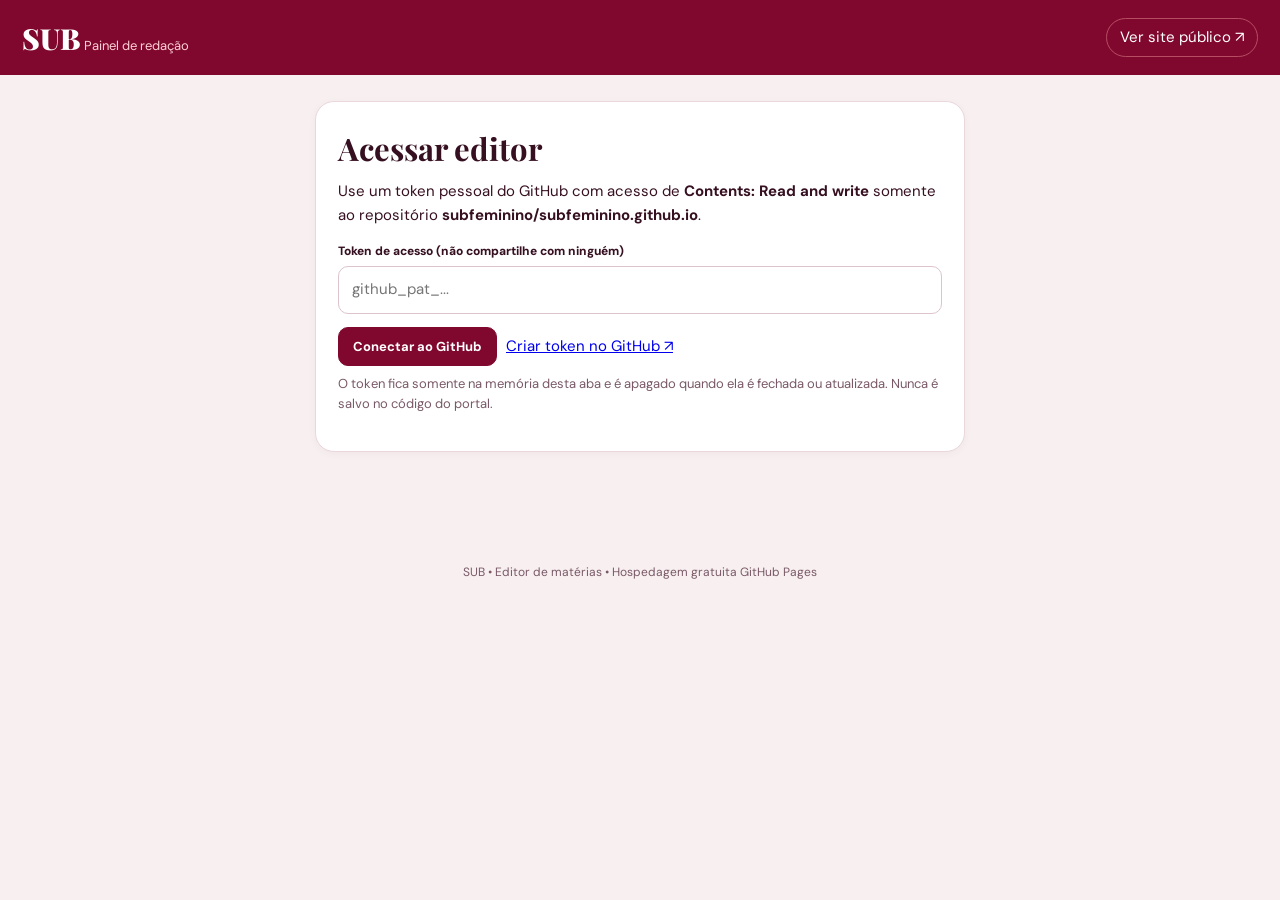
<file: admin.html>
<!doctype html>
<html lang="pt-BR"><head><meta charset="utf-8"><meta name="viewport" content="width=device-width,initial-scale=1">
<title>Painel de redação — SUB</title><meta name="robots" content="noindex,nofollow"><meta http-equiv="Cache-Control" content="no-cache, no-store, must-revalidate">
<link href="https://fonts.googleapis.com/css2?family=DM+Sans:wght@400;500;600;700;800&family=Playfair+Display:wght@700;800;900&display=swap" rel="stylesheet">
<style>
:root{--vinho:#80082e;--coral:#ff8056;--tinta:#361021;--cinza:#795967;--fundo:#fff8f6}*{box-sizing:border-box}
body{margin:0;background:#f7eff0;color:var(--tinta);font:15px/1.55 'DM Sans',Arial,sans-serif}
header{background:var(--vinho);color:white;padding:18px max(22px,calc((100vw - 1260px)/2));display:flex;justify-content:space-between;align-items:center;gap:15px;flex-wrap:wrap}
header strong{font:900 29px 'Playfair Display',serif}header span{color:#ffd1d7;font-size:13px}
header a{color:#fff;text-decoration:none;border:1px solid #b64d63;border-radius:20px;padding:7px 13px}
main{max-width:1270px;margin:26px auto;padding:0 18px 45px}.shell{display:grid;grid-template-columns:320px 1fr;gap:21px}
.panel{background:white;border:1px solid #ead7dc;border-radius:19px;padding:22px;box-shadow:0 2px 8px #6d15300a}
h1,h2,h3{font-family:'Playfair Display',Georgia,serif}h1{margin:0 0 6px;font-size:31px}h2{font-size:22px;margin:0 0 14px}
p{margin:8px 0 15px}.muted{color:var(--cinza);font-size:13px}
label{display:block;font-size:12px;font-weight:800;margin:15px 0 6px}
input,select,textarea{width:100%;border:1px solid #ddc4cc;border-radius:10px;padding:11px 13px;font:inherit;background:#fff;color:var(--tinta)}
input:focus,select:focus,textarea:focus,[contenteditable]:focus{outline:2px solid #f9ad8b;outline-offset:1px}
textarea{min-height:94px;resize:vertical}button{font:700 13px 'DM Sans',sans-serif;border:1px solid #c69ba7;padding:10px 14px;border-radius:10px;cursor:pointer;background:white;color:var(--vinho)}
button:hover{background:#fff2ee}button.primary{background:var(--vinho);color:white;border-color:var(--vinho)}button.coral{background:var(--coral);border-color:var(--coral);color:var(--vinho)}button:disabled{opacity:.5;cursor:wait}
.actions{display:flex;gap:9px;flex-wrap:wrap;align-items:center}.sidebar-list{display:grid;gap:8px;max-height:540px;overflow:auto;margin-top:17px}
.story{border:1px solid #e2cfd4;padding:12px;border-radius:12px;text-align:left;display:block;width:100%;font-size:13px;line-height:1.35}
.story.active{border-color:var(--vinho);background:#fff2f4}.story small{display:block;color:#845b69;margin-top:7px}
.grid2{display:grid;grid-template-columns:1fr 1fr;gap:0 16px}.divider{border:0;border-top:1px solid #ead7dc;margin:23px 0}
.toolbar{display:flex;gap:7px;flex-wrap:wrap;background:#faf3f3;border:1px solid #e9d7dc;padding:9px;border-radius:12px 12px 0 0}
.editor{min-height:280px;max-height:660px;overflow:auto;border:1px solid #e9d7dc;border-top:0;border-radius:0 0 12px 12px;padding:18px 20px;line-height:1.8;background:white}
.editor p{margin:0 0 13px}.editor h2{font:800 25px 'Playfair Display',serif;color:var(--vinho);margin:22px 0 10px}
.editor blockquote{border-left:4px solid var(--coral);margin:18px 0;padding:12px 17px;background:#fff3ef;font-style:italic}
.editor:empty:before{content:"Escreva sua reportagem aqui. Selecione um parágrafo e escolha Subtítulo ou Citação.";color:#9a7d87}
.notice{padding:12px 15px;border-radius:11px;background:#fff1e8;color:#763728;font-size:13px}
#message{margin:13px 0;font-size:13px;min-height:20px;white-space:pre-wrap}
#message.error{color:#a30c2a}#message.ok{color:#236a3c}
#gate{max-width:650px;margin:0 auto 20px}.hidden{display:none!important}
img#coverPreview{max-width:280px;max-height:170px;width:auto;border-radius:11px;margin-top:12px;object-fit:cover}
.toggle{display:flex;align-items:center;gap:9px}.toggle input{width:auto}
#preview{border:1px solid #ead7dc;border-radius:14px;padding:22px;background:#fff;margin-top:15px}
#preview h2{font-size:28px}#preview blockquote{border-left:4px solid var(--coral);padding:12px 18px;background:#fff1ed}
footer{text-align:center;color:#795967;font-size:12px;padding:20px}
@media(max-width:820px){.shell{grid-template-columns:1fr}.grid2{grid-template-columns:1fr}header{padding:18px}main{margin-top:15px}}

/* Fotografias distribuídas no corpo da reportagem */
.editor figure.inline-photo{display:block;position:relative;max-width:100%;margin:24px 0;padding:13px;border:1px solid #dfc4cc;border-radius:15px;background:#fff9f7}
.editor figure.inline-photo img{display:block;width:100%;max-height:460px;object-fit:contain;border-radius:9px;background:#f8eaed}
.editor figure.inline-photo figcaption{display:block;min-height:38px;margin:10px 0 2px;padding:7px 9px;border-radius:7px;font:13px/1.5 'DM Sans',sans-serif;color:#6f4555;background:#fff;outline:1px dashed #dec3cb}
.editor figure.inline-photo figcaption:focus{outline:2px solid var(--coral)}
.editor figure.inline-photo .figure-actions{display:flex;flex-wrap:wrap;gap:7px;margin:11px 0 3px}
.editor figure.inline-photo .figure-actions button{padding:6px 9px;font-size:12px}
#preview figure{margin:25px 0}#preview figure img{max-height:390px;width:100%;object-fit:contain;border-radius:11px}
#preview figcaption{text-align:center;font-size:13px;color:#78535f;margin:8px 0 0}

/* Editor de corte da foto da home */
.crop-panel{padding:18px;margin-top:15px;border:1px solid #d9a4ad;background:#fff9f6;border-radius:16px;max-width:760px}
#coverCropCanvas{display:block;width:100%;max-width:680px;height:auto;aspect-ratio:17/10;background:#ddd;cursor:grab;touch-action:none;border-radius:11px;border:2px solid #80082e}
#coverCropCanvas.dragging{cursor:grabbing}
#coverCropZoom{display:block;width:100%;max-width:680px;margin:5px 0 10px;accent-color:#80082e}
#coverCropStatus{font-size:13px}
#coverPreview{object-fit:cover}
</style></head>
<body><header><div><strong>SUB</strong> <span> Painel de redação</span></div><a href="./" target="_blank" rel="noopener">Ver site público ↗</a></header>
<main>
<section id="gate" class="panel"><h1>Acessar editor</h1>
<p>Use um token pessoal do GitHub com acesso de <strong>Contents: Read and write</strong> somente ao repositório <strong>subfeminino/subfeminino.github.io</strong>.</p>
<label for="token">Token de acesso (não compartilhe com ninguém)</label><input id="token" type="password" autocomplete="off" placeholder="github_pat_...">
<div class="actions" style="margin-top:13px"><button id="connect" class="primary">Conectar ao GitHub</button><a href="https://github.com/settings/personal-access-tokens/new" target="_blank" rel="noopener">Criar token no GitHub ↗</a></div>
<p class="muted">O token fica somente na memória desta aba e é apagado quando ela é fechada ou atualizada. Nunca é salvo no código do portal.</p></section>
<div id="workspace" class="shell hidden">
<aside class="panel"><h2>Redação SUB</h2><div class="actions" style="margin-bottom:16px"><button id="tabArticles" class="primary" type="button">Matérias</button><button id="tabEditors" type="button">Editoras</button><button id="tabHome" type="button">Página inicial</button></div><div id="articleSidebar"><div class="notice" style="margin-bottom:18px">
<strong style="display:block;font-size:16px;margin-bottom:6px">★ Reportagem da semana</strong>
<p class="muted" style="margin:3px 0 8px">Escolha qual reportagem aparece em destaque na página inicial do SUB.</p>
<label for="quickFeatured">Selecionar reportagem</label><select id="quickFeatured" aria-label="Escolher reportagem da semana"></select>
<div class="actions" style="margin-top:10px"><button id="setQuickFeatured" class="coral" type="button">★ Colocar em destaque</button><button id="editQuickFeatured" type="button">Editar reportagem</button></div>
<p id="quickFeaturedMessage" role="status" aria-live="polite" class="muted" style="margin-bottom:0"></p>
</div><h2>Matérias</h2><div class="actions"><button id="new" class="coral">+ Nova matéria</button><button id="reload">Atualizar lista</button></div>
<p class="muted">Selecione uma reportagem para editar.</p>
<button id="editFeaturedStory" type="button" class="story" style="display:block;width:100%;margin:12px 0;border:2px solid #ff8056;background:#fff0e8;text-align:left">
<strong>★ Reportagem da semana</strong>
<small id="featuredStoryLabel">Abrir reportagem em destaque para editar texto, capa e fotos</small>
</button>
<div id="storyList" class="sidebar-list"></div>
</div><div id="homeSidebar" class="hidden"><h2>Página inicial</h2><p class="muted">Altere a foto grande da abertura, seus textos e a Reportagem da semana.</p><p class="muted">Para alterar o texto completo da reportagem, use a aba Matérias.</p></div><div id="editorsSidebar" class="hidden"><h2>Perfis das editoras</h2><button id="newEditor" type="button" class="coral" style="width:100%;margin-bottom:10px">+ Nova editora</button><p class="muted">Cadastre uma nova editora ou selecione um perfil para alterar seus dados e fotografia.</p><div id="editorList" class="sidebar-list"></div></div><hr class="divider"><button id="disconnect">Sair do editor</button></aside>
<section class="panel" id="articlePanel"><h1 id="formTitle">Nova matéria</h1>
<div class="notice" id="articleFeaturedNotice" style="margin:12px 0">Escolha uma reportagem à esquerda para editá-la. Use “Colocar em destaque” para definir a matéria da semana.</div><p class="muted">Faça alterações e clique em Salvar no GitHub para publicar.</p>
<div class="grid2"><div><label for="title">Título da reportagem *</label><input id="title" required placeholder="Título da matéria"></div>
<div><label for="section">Editoria *</label><select id="section"><option value="campo">Elas em campo</option><option value="profissional">Do sub ao profissional</option><option value="bastidores">Nos bastidores</option></select></div></div>
<div class="grid2"><div><label for="category">Etiqueta da matéria</label><input id="category" placeholder="Ex.: Sub-17"></div>
<div><label for="date">Data</label><input id="date" type="date"></div></div>
<label for="summary">Linha fina / resumo *</label><textarea id="summary" placeholder="Resumo abaixo do título"></textarea>
<label for="cover">Foto de capa (JPG, PNG ou WebP, até 4 MB)</label><input id="cover" type="file" accept="image/jpeg,image/png,image/webp">
<input id="imagePath" type="hidden"><img id="coverPreview" class="hidden" alt="Prévia da capa">
<div class="actions" style="margin-top:12px"><button type="button" id="openCoverCrop">✂ Ajustar corte da capa para a home</button><span id="coverCropStatus" class="muted" role="status">Recorte proporcional à home (1,7:1).</span></div>
<div id="coverCropPanel" class="crop-panel hidden" aria-label="Editor de recorte da foto de capa">
 <h3 style="margin:0 0 5px">Ajustar foto de capa</h3>
 <p class="muted" style="margin:0 0 12px">Arraste a foto para enquadrar e ajuste o zoom. O retângulo representa como a foto aparecerá nas chamadas da home.</p>
 <canvas id="coverCropCanvas" width="680" height="400" aria-label="Área de corte da foto: arraste para reposicionar"></canvas>
 <label for="coverCropZoom">Zoom da imagem <span id="coverCropZoomLabel">100%</span></label>
 <input id="coverCropZoom" type="range" min="100" max="300" step="1" value="100">
 <div class="actions" style="margin-top:13px">
  <button type="button" class="primary" id="applyCoverCrop">✓ Aplicar recorte</button>
  <button type="button" id="resetCoverCrop">Centralizar imagem</button>
  <button type="button" id="cancelCoverCrop">Cancelar</button>
 </div>
 <p id="coverCropMessage" class="muted" role="status" aria-live="polite"></p>
</div>
<p class="muted">Ao salvar, a fotografia selecionada será enviada para a pasta assets do GitHub.</p>
<hr class="divider"><h2>Texto completo da matéria</h2>
<p class="muted"><strong>Agora você pode copiar uma foto e colar aqui com Ctrl + V.</strong> Clique no parágrafo onde ela deve aparecer, cole a imagem e edite a legenda logo abaixo. Você também pode usar “Inserir foto no texto” ou arrastar uma imagem do computador para dentro do editor. Fotos de até 4 MB. Se copiar de um site e não funcionar, salve a imagem no computador ou use a captura de tela (Windows + Shift + S).</p>
<div class="toolbar" role="toolbar" aria-label="Formatação da reportagem">
<button type="button" data-format="p">¶ Parágrafo</button>
<button type="button" data-format="h2">T Subtítulo</button>
<button type="button" data-format="blockquote">❝ Citação</button>
<button type="button" id="insertInlineImage" class="coral">▣ Escolher foto do computador</button>
<button type="button" id="pasteImageButton" class="coral">📋 Colar foto copiada</button><input id="inlineImageFile" type="file" accept="image/jpeg,image/png,image/webp" hidden>
</div><div id="editor" class="editor" contenteditable="true" role="textbox" aria-multiline="true" aria-label="Texto da reportagem" spellcheck="true"></div>
<div class="actions" style="margin-top:20px"><label class="toggle" style="margin:0"><input id="published" type="checkbox" checked> Publicar no site (desmarque para rascunho)</label></div>
<div class="actions" style="margin-top:19px"><button class="primary" id="save">Salvar no GitHub</button><button id="previewButton">Pré-visualizar</button><button id="delete" style="color:#ac1839">Excluir matéria</button></div>
<p id="message" role="status" aria-live="polite"></p><div id="preview" class="hidden"></div>
</section>
<section class="panel hidden" id="editorsPanel"><h1 id="editorFormTitle">Editar perfil da editora</h1>
<p class="muted">Selecione uma editora existente ou clique em + Nova editora. Preencha nome, cargo, descrição e fotografia, depois salve para publicar na página Sobre.</p>
<label for="editorName">Nome da editora</label><input id="editorName" maxlength="120" required>
<label for="editorRole">Cargo</label><input id="editorRole" maxlength="80" required>
<label for="editorBio">Descrição do perfil</label><textarea id="editorBio" maxlength="1000" required></textarea>
<label for="editorPhoto">Nova foto (JPG, PNG ou WebP, até 4 MB)</label><input id="editorPhoto" type="file" accept="image/jpeg,image/png,image/webp">
<img id="editorPhotoPreview" alt="Foto atual ou nova fotografia da editora" style="display:block;width:140px;height:140px;border-radius:50%;object-fit:cover;margin:17px 0;border:3px solid #ffe1d6">
<p class="muted">A imagem deve ser preferencialmente quadrada; o site a mostrará em formato circular. Para novas editoras, a fotografia é obrigatória.</p>
<div class="actions"><button id="saveEditor" class="primary">Salvar perfil no GitHub</button></div>
<p id="editorMessage" role="status" aria-live="polite"></p>
</section>
<section class="panel hidden" id="homePanel">
<h1>Editar página inicial</h1>
<p class="muted">Personalize a abertura do Portal SUB e escolha a reportagem em destaque. Tudo será atualizado na Home após salvar.</p>
<h2>Foto e texto de abertura</h2>
<label for="homeHeroPhoto">Trocar a foto grande de abertura (JPG, PNG ou WebP, até 4 MB)</label>
<input id="homeHeroPhoto" type="file" accept="image/jpeg,image/png,image/webp">
<img id="homeHeroPreview" alt="Imagem atual da abertura do site" style="display:block;width:100%;max-width:560px;max-height:290px;object-fit:cover;border-radius:16px;margin:15px 0">
<p class="muted">Se não selecionar nova foto, a imagem atual será mantida.</p>
<label for="homeEyebrow">Texto pequeno sobre o título</label><input id="homeEyebrow" maxlength="150">
<label for="homeTitle">Título principal da abertura</label><textarea id="homeTitle" rows="2" maxlength="250"></textarea>
<label for="homeDescription">Descrição da abertura</label><textarea id="homeDescription" rows="3" maxlength="800"></textarea>
<hr class="divider">
<h2>Reportagem da semana</h2>
<p class="muted">Escolha uma das matérias já cadastradas e publicadas. O site exibirá automaticamente seu título, resumo, data e fotografia de capa.</p>
<label for="featuredStory">Matéria em destaque</label><select id="featuredStory"></select>
<div id="featuredPreview" class="notice" style="margin-top:12px"></div>
<p class="muted">Quer modificar o conteúdo ou a foto da matéria? Abra a aba Matérias e edite a reportagem escolhida.</p>
<div class="actions" style="margin-top:20px"><button id="saveHome" type="button" class="primary">Salvar página inicial no GitHub</button></div>
<p id="homeMessage" role="status" aria-live="polite"></p>
</section></div>
</main><footer>SUB • Editor de matérias • Hospedagem gratuita GitHub Pages</footer>
<script src="admin.js?v=20261106-crop1"></script></body></html>
</file>
